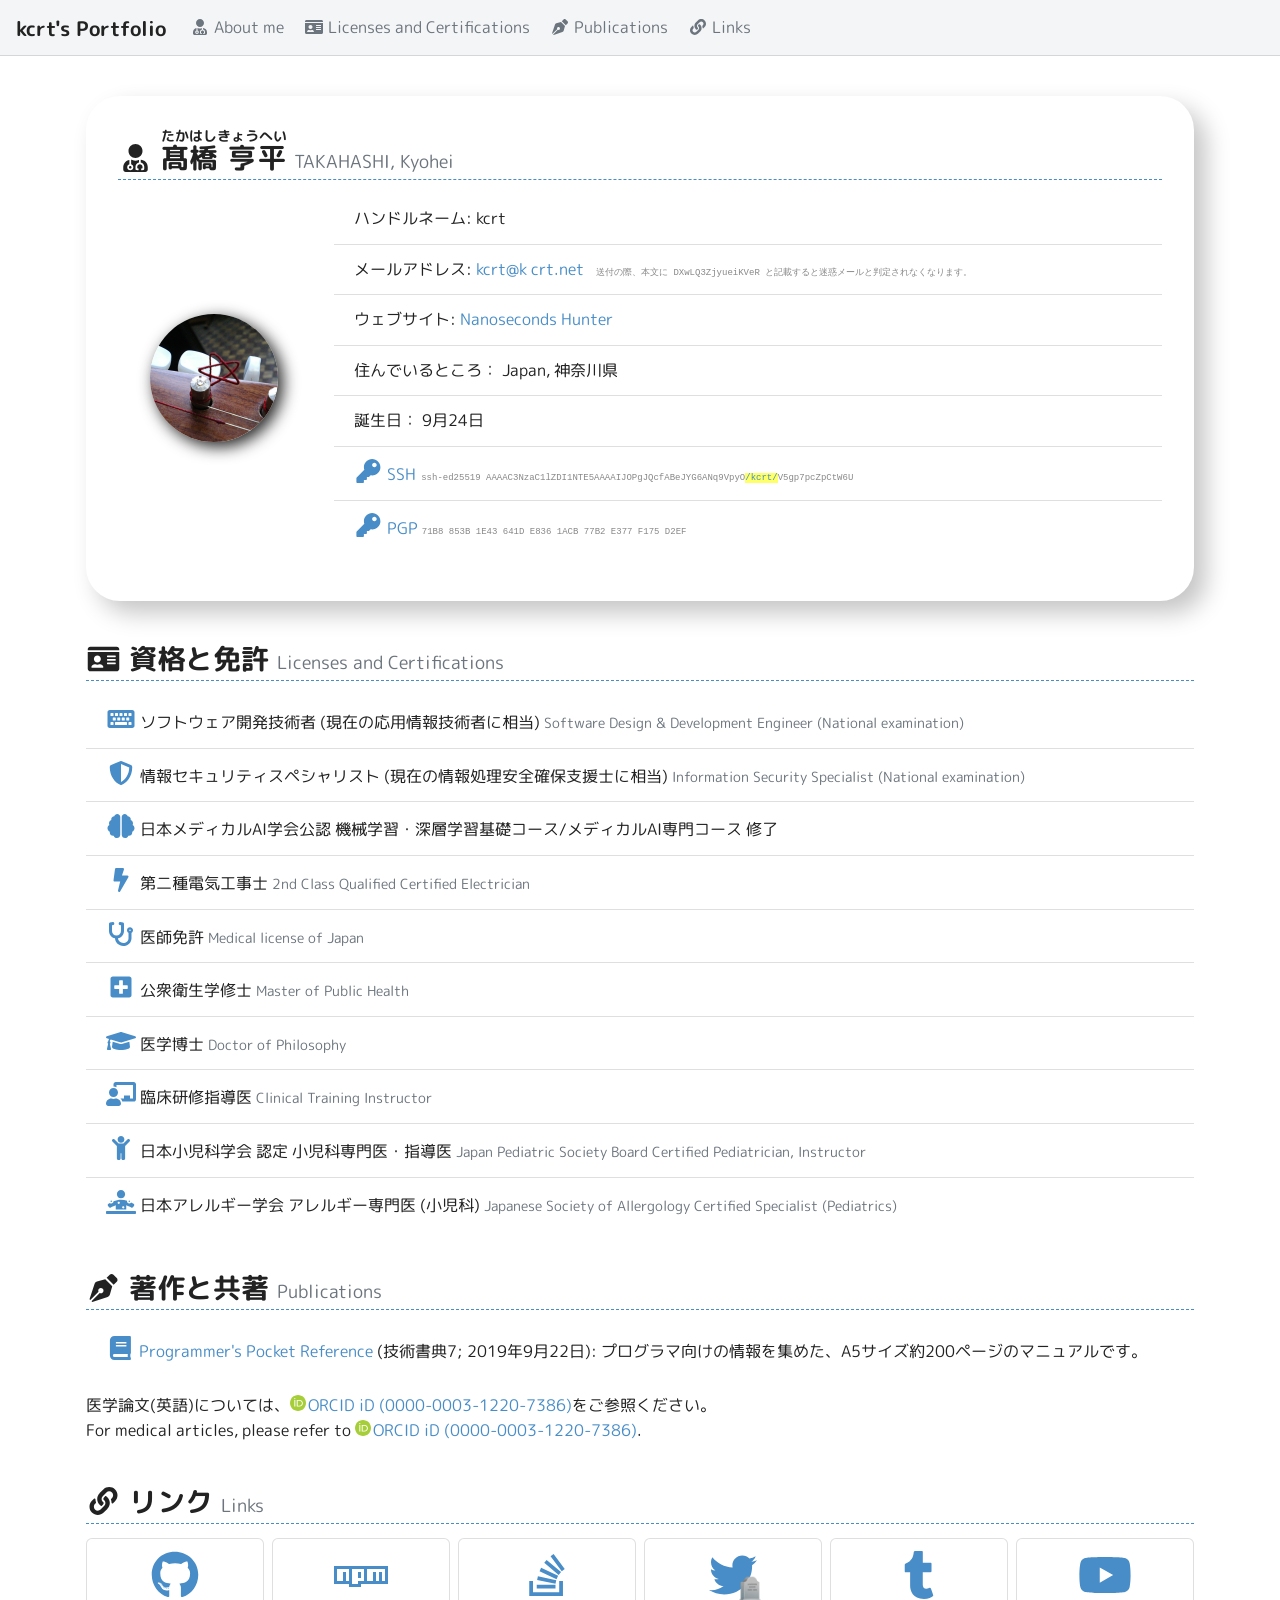
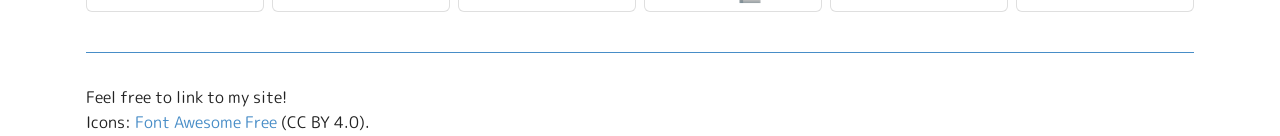
<file: index.html>
<!DOCTYPE html>
<html lang="ja" xml:lang="ja" xmlns="http://www.w3.org/1999/xhtml">

<head>
	<meta charset="UTF-8" />
	<title>高橋亨平(TAKAHASHI, Kyohei; kcrt) について</title>

	<!--
         *                             
         ***        ****               
         *  *   ****    *              
         *  ****      **               
        ****  *      *    Written by             
    **** *     **   *           kcrt <kcrt _at-mark_ kcrt.net>      
   *     *       ***            Nanoseconds Hunter       
    ***  *       **                  http://www.kcrt.net   
       ***      *  *                   
         **** **    *                  
         *   * **    **                
         *  *    ***   *               
          **        ***                
	-->

	<meta name="author" content="kcrt" />
	<meta name="description" content="高橋亨平のポートフォリオ" />
	<meta name="generator" content="VIM - Vi IMproved 9.1" />
	<meta name="keywords" content="高橋亨平, kcrt">
	<meta name="viewport" content="width=device-width, initial-scale=1, shrink-to-fit=no">

	<link rel="index" href="/" />
	<link rel="profile" href="https://microformats.org/profile/hcard">


	<link rel="icon" href="./kcrt.png" />

	<link rel="stylesheet" href="./nano.css" />
	<script src="./nano.js" defer></script>
	<script type="importmap">
		{
			"imports": {
				"three": "./secret/three/build/three.webgpu.js",
				"three/webgpu": "./secret/three/build/three.webgpu.js",
				"three/tsl": "./secret/three/build/three.tsl.js",
				"three/addons/": "./secret/three/addons/"
			}
		}
	</script>
	<script src="./secret.js" defer></script>

	<link href="https://fonts.googleapis.com/css?family=M+PLUS+Rounded+1c&display=swap" rel="stylesheet" />

	<link rel="stylesheet" href="./profile.css" />

	<script type="text/javascript">
		var sty = 'box-sizing: content-box; margin: 8px; padding: 8px 0 8px 8px; border: none; border-radius: 18px; font: normal 16px/1 "Palatino Linotype", "Book Antiqua", Palatino, "ヒラギノ角ゴ Pro W3","Hiragino Kaku Gothic Pro","メイリオ",Meiryo,"ＭＳ Ｐゴシック", serif; color: black; text-overflow: ellipsis; text-shadow: 2px 2px 4px rgba(255,255,255,1);'
		console.log("%cHello! Please feel free to contact me if you have any questions or comments! - 高橋 亨平 (TAKAHASHI,Kyohei); kcrt", sty);
	</script>
</head>

<body>
	<header class="navbar">
		<a class="navbar-brand" href="#">kcrt's Portfolio</a>
		<input type="checkbox" id="navbar-toggle" class="navbar-toggle" aria-label="Toggle navigation" />
		<label for="navbar-toggle" class="navbar-burger"><svg class="icon" aria-hidden="true"><use href="./icons.svg#hamburger"></use></svg></label>
		<nav class="navbar-menu">
			<a href="#"><svg class="icon" aria-hidden="true"><use href="./icons.svg#user-md"></use></svg> About me</a>
			<a href="#license"><svg class="icon" aria-hidden="true"><use href="./icons.svg#id-card"></use></svg> Licenses and Certifications</a>
			<a href="#publications"><svg class="icon" aria-hidden="true"><use href="./icons.svg#pen-nib"></use></svg> Publications</a>
			<a href="#links"><svg class="icon" aria-hidden="true"><use href="./icons.svg#link"></use></svg> Links</a>
		</nav>
	</header>
	<main>

		<section class="vcard" id="me">
			<h2><svg class="icon" aria-hidden="true"><use href="./icons.svg#user-md"></use></svg>&nbsp;<ruby>髙橋<rp>(</rp>
					<rt>たかはし</rt>
					<rp>)</rp>
					亨平<rp>(</rp>
					<rt>きょうへい</rt>
					<rp>)</rp>
				</ruby> <small class="fn n"><span class="family-nae sort-string">TAKAHASHI</span>, <span
						class="givein-name">Kyohei</span></small>
			</h2>
			<div class="columns">
				<div class="column-narrow photo-column text-center">
					<img alt="logo" src="./kcrt.png" class="circle photo icon-shadow" width="128" height="128" />
				</div>
				<div class="vcardbox">
					<ul class="list">
						<li>ハンドルネーム: <span class="nickname">kcrt</span></li>
						<li>メールアドレス: <a class='email
href="mailto:x@y"
' href='
&#x20;&#x6d;ai&#x6c;&#116;&#111;&#x3A;&#37;&#x32;&#48;&#x6B;&#x63;%&#x37;&#x32;%&#x37;4%&#x34;&#x30;%&#x36;b&#99;&#x72;&#x74;%&#50;&#x65;&#x6E;e&#x74;?
'>&#107;&#x63;&#x72;&#x74;&#x40;&#x6B;
								<!--
mailto:abuse@hotmail.com
</a>
-->&shy;&#99;r&#x74;&#46;&#110;&#101;&#x74;
							</a>
							&nbsp; <span class="keyinfo">送付の際、本文に DXwLQ3ZjyueiKVeR と記載すると迷惑メールと判定されなくなります。</span>
						</li>
						<li>ウェブサイト: <a class="org" href="https://www.kcrt.net">Nanoseconds
								Hunter</a></li>
						<li>住んでいるところ： <span class="adr"><span class="country-name">Japan</span>,
								<span class="region">神奈川県</span></span></li>
						<li>誕生日： <time class="bday" datetime="1984-09-24">9月24日</time></li>
						<li><svg class="icon publication-icon" aria-hidden="true"><use href="./icons.svg#key"></use></svg> <a class="url"
								href="https://github.com/kcrt.keys">SSH</a><span class="keyinfo"> ssh-ed25519
								AAAAC3NzaC1lZDI1NTE5AAAAIJOPgJQcfABeJYG6ANq9VpyO<span
									class="activeinfo highlight">/kcrt/</span>V5gp7pcZpCtW6U</span></li>
						<li><svg class="icon publication-icon" aria-hidden="true"><use href="./icons.svg#key"></use></svg> <a
								href="https://keys.openpgp.org/search?q=kcrt@kcrt.net" class="url">PGP</a>
								<span class="keyinfo">71B8 853B 1E43 641D E836  1ACB 77B2 E377 F175 D2EF</span>
							</li>
					</ul>
				</div>
			</div>
		</section>

		<section id="license">
			<h2><svg class="icon" aria-hidden="true"><use href="./icons.svg#id-card"></use></svg> 資格と免許 <small class="muted">Licenses and Certifications</small></h2>
			<div>
				<ul class="list">
					<li><svg class="icon license-icon" aria-hidden="true"><use href="./icons.svg#keyboard"></use></svg>
						ソフトウェア開発技術者 (現在の応用情報技術者に相当)
						<small class="muted">Software Design &amp; Development Engineer (National examination)
						</small>
					</li>
					<li><svg class="icon license-icon" aria-hidden="true"><use href="./icons.svg#shield-alt"></use></svg>
						情報セキュリティスペシャリスト (現在の情報処理安全確保支援士に相当) <small class="muted">Information Security Specialist
							(National
							examination)</small></li>
					<li><svg class="icon license-icon" aria-hidden="true"><use href="./icons.svg#brain"></use></svg> 日本メディカルAI学会公認
						機械学習・深層学習基礎コース/メディカルAI専門コース 修了 </li>
					<li><svg class="icon license-icon" aria-hidden="true"><use href="./icons.svg#bolt"></use></svg>
						第二種電気工事士
						<small class="muted">2nd Class Qualified Certified Electrician</small>
					</li>
					<li><svg class="icon license-icon" aria-hidden="true"><use href="./icons.svg#stethoscope"></use></svg> 医師免許 <small
							class="muted">Medical license of Japan</small></li>
					<li><svg class="icon license-icon" aria-hidden="true"><use href="./icons.svg#plus-square"></use></svg> 公衆衛生学修士
						<small class="muted">Master of Public Health</small>
					</li>
					<li><svg class="icon license-icon" aria-hidden="true"><use href="./icons.svg#graduation-cap"></use></svg> 医学博士
						<small class="muted">Doctor of Philosophy</small>
					</li>
					<li><svg class="icon license-icon" aria-hidden="true"><use href="./icons.svg#chalkboard-teacher"></use></svg>
						臨床研修指導医
						<small class="muted">Clinical Training Instructor</small>
					</li>
					<li><svg class="icon license-icon" aria-hidden="true"><use href="./icons.svg#child"></use></svg> 日本小児科学会 認定
						小児科専門医・指導医
						<small class="muted">Japan Pediatric Society Board Certified Pediatrician, Instructor
						</small>
					</li>
					<li><svg class="icon license-icon" aria-hidden="true"><use href="./icons.svg#diagnoses"></use></svg> 日本アレルギー学会
						アレルギー専門医
						(小児科)
						<small class="muted"> Japanese Society of Allergology Certified Specialist (Pediatrics)
						</small>
					</li>
				</ul>
			</div>
		</section>

		<section id="publications">
			<h2><svg class="icon" aria-hidden="true"><use href="./icons.svg#pen-nib"></use></svg> 著作と共著 <small class="muted">Publications</small></h2>
			<div>
				<div>
					<ul class="list">
						<li><svg class="icon publication-icon" aria-hidden="true"><use href="./icons.svg#book"></use></svg> <a
								href="https://www.kcrt.net/ppr">Programmer's Pocket Reference</a> (技術書典7; <time
								class="bday" datetime="2019-09-22">2019年9月22日</time>):
							プログラマ向けの情報を集めた、A5サイズ約200ページのマニュアルです。</li>
					</ul>
				</div>
				<p> 医学論文(英語)については、<span itemscope itemtype="https://schema.org/Person"><a itemprop="sameAs"
							href="https://orcid.org/0000-0003-1220-7386" target="orcid.widget"
							rel="me noopener noreferrer" style="vertical-align:top;"><img
								src="./orcid-id.svg"
								style="width:1em;margin-right:.1em;" alt="ORCID iD icon">ORCID iD
							(0000-0003-1220-7386)</a></span>をご参照ください。 <br />
					For medical articles, please refer to <span itemscope itemtype="https://schema.org/Person"><a
							itemprop="sameAs" href="https://orcid.org/0000-0003-1220-7386" target="orcid.widget"
							rel="me noopener noreferrer" style="vertical-align:top;"><img
								src="./orcid-id.svg"
								style="width:1em;margin-right:.1em;" alt="ORCID iD icon">ORCID iD
							(0000-0003-1220-7386)</a></span>.</p>
			</div>
		</section>

		<section id="links">
			<h2><svg class="icon" aria-hidden="true"><use href="./icons.svg#link"></use></svg> リンク <small class="muted">Links</small></h2>
			<div class="buttons">
				<a class="button" href="https://github.com/kcrt" title="github">
					<svg class="icon link-icon" aria-hidden="true"><use href="./icons.svg#github"></use></svg>
				</a>
				<a class="button" href="https://www.npmjs.com/~kcrt" title="npm">
					<svg class="icon link-icon" aria-hidden="true"><use href="./icons.svg#npm"></use></svg>
				</a>
				<a class="button" href="https://ja.stackoverflow.com/users/6092/kcrt"
					title="Stack overflow">
					<svg class="icon link-icon" aria-hidden="true"><use href="./icons.svg#stack-overflow"></use></svg>
				</a>
				<a class="button" href="https://twitter.com/kcrt" title="twitter">
					<span class="icon-stack">
						<svg class="icon link-icon" aria-hidden="true"><use href="./icons.svg#twitter"></use></svg>
						<span id="twitter-tomb">🪦</span>
					</span>
				</a>
				<a class="button" href="https://tumblr.kcrt.net/" title="tumblr">
					<svg class="icon link-icon" aria-hidden="true"><use href="./icons.svg#tumblr"></use></svg>
				</a>
				<a class="button" href="https://www.youtube.com/@kcrt"
					title="YouTube">
					<svg class="icon link-icon" aria-hidden="true"><use href="./icons.svg#youtube"></use></svg>
				</a>
			</div>
		</section>
		<footer id="footer">
			<hr />
			Feel free to link to my site!<br />
			Icons: <a href="https://fontawesome.com/">Font Awesome Free</a> (CC BY 4.0).
		</footer>

	</main>

</body>

</html>
</file>
<file: nano.css>
/*! nano.css — a tiny, mostly classless stylesheet by kcrt | MIT License */

/* ---------- Theme ---------- */
:root {
	color-scheme: light dark;
	--nano-bg: #ffffff;
	--nano-surface: #f4f5f7;
	--nano-text: #222222;
	--nano-muted: #6c757d;
	--nano-accent: #488dc7;
	--nano-border: rgba(0, 0, 0, .125);
	--nano-highlight: #ffff66;
	--nano-radius: .375rem;
	--nano-max-width: 1140px;
	--nano-navbar-height: 3.5rem;
	--nano-font: system-ui, -apple-system, BlinkMacSystemFont, "Segoe UI", "Hiragino Kaku Gothic ProN", "Hiragino Sans", "游ゴシック", "YuGothic", Meiryo, sans-serif;
	--nano-mono: ui-monospace, SFMono-Regular, Menlo, Consolas, monospace;
}

@media (prefers-color-scheme: dark) {
	:root {
		--nano-bg: #222222;
		--nano-surface: #2d2d2d;
		--nano-text: #f2f2f2;
		--nano-muted: #a0a0a0;
		--nano-accent: #cc8888;
		--nano-border: rgba(255, 255, 255, .15);
		--nano-highlight: #666600;
	}
}

/* ---------- Base ---------- */
*,
*::before,
*::after {
	box-sizing: border-box;
}

html {
	-webkit-text-size-adjust: 100%;
	text-size-adjust: 100%;
}

body {
	margin: 0;
	font-family: var(--nano-font);
	line-height: 1.6;
	color: var(--nano-text);
	background-color: var(--nano-bg);
	overflow-wrap: break-word;
}

main,
.container {
	max-width: var(--nano-max-width);
	margin-inline: auto;
	padding-inline: 1rem;
}

section {
	margin-block: 2.5rem;
}

/* ---------- Typography ---------- */
h1,
h2,
h3,
h4,
h5,
h6 {
	margin: 1.5em 0 .5em;
	font-weight: 600;
	line-height: 1.25;
}

:is(h1, h2, h3, h4, h5, h6):first-child {
	margin-top: 0;
}

h1 {
	font-size: 2.25rem;
}

h2 {
	font-size: 1.75rem;
}

h3 {
	font-size: 1.375rem;
}

h4 {
	font-size: 1.125rem;
}

h5,
h6 {
	font-size: 1rem;
}

:is(h1, h2, h3, h4, h5, h6) small {
	font-size: .65em;
	font-weight: 400;
	color: var(--nano-muted);
}

p,
ul,
ol,
dl,
pre,
table,
blockquote,
figure {
	margin: 0 0 1rem;
}

a {
	color: var(--nano-accent);
	text-decoration: none;
}

a:hover {
	text-decoration: underline;
}

small {
	font-size: .875em;
}

mark {
	background-color: var(--nano-highlight);
	color: inherit;
}

rt {
	font-size: .5em;
}

hr {
	margin: 2rem 0;
	border: 0;
	border-top: 1px solid var(--nano-border);
}

blockquote {
	padding-left: 1rem;
	border-left: 4px solid var(--nano-accent);
	color: var(--nano-muted);
}

code,
kbd,
pre,
samp {
	font-family: var(--nano-mono);
	font-size: .9em;
}

code,
kbd {
	padding: .1em .35em;
	border-radius: var(--nano-radius);
	background-color: var(--nano-surface);
}

pre {
	padding: 1rem;
	overflow-x: auto;
	border-radius: var(--nano-radius);
	background-color: var(--nano-surface);
}

pre code {
	padding: 0;
	font-size: inherit;
	background: none;
}

img,
video {
	max-width: 100%;
	height: auto;
}

table {
	width: 100%;
	border-collapse: collapse;
}

th,
td {
	padding: .5rem .75rem;
	border-bottom: 1px solid var(--nano-border);
	text-align: left;
}

/* ---------- Forms & buttons ---------- */
button,
input,
select,
textarea {
	font: inherit;
	color: inherit;
}

input:not([type="checkbox"], [type="radio"], [type="range"]),
select,
textarea {
	padding: .4rem .6rem;
	border: 1px solid var(--nano-border);
	border-radius: var(--nano-radius);
	background-color: var(--nano-bg);
}

button,
.button {
	display: inline-flex;
	align-items: center;
	justify-content: center;
	gap: .5em;
	padding: .5rem 1rem;
	border: 1px solid var(--nano-border);
	border-radius: var(--nano-radius);
	background-color: var(--nano-surface);
	color: var(--nano-text);
	text-decoration: none;
	cursor: pointer;
	transition: background-color .15s;
}

button:hover,
.button:hover {
	background-color: color-mix(in srgb, var(--nano-surface), var(--nano-text) 8%);
	text-decoration: none;
}

.buttons {
	display: flex;
	flex-wrap: wrap;
	gap: .5rem;
}

:focus-visible {
	outline: 2px solid var(--nano-accent);
	outline-offset: 2px;
}

/* ---------- Components ---------- */

/* Fixed top navigation bar. Markup:
	<header class="navbar">
		<a class="navbar-brand" href="#">Brand</a>
		<input type="checkbox" id="navbar-toggle" class="navbar-toggle" aria-label="Toggle navigation">
		<label for="navbar-toggle" class="navbar-burger">☰</label>
		<nav class="navbar-menu"><a href="#a">A</a> ...</nav>
	</header>
	Optional: load nano.js to close the collapsed menu after a link is clicked.
*/
.navbar {
	position: fixed;
	inset: 0 0 auto;
	z-index: 30;
	display: flex;
	flex-wrap: wrap;
	align-items: center;
	gap: .25rem 1.5rem;
	min-height: var(--nano-navbar-height);
	padding: .5rem 1rem;
	border-bottom: 1px solid var(--nano-border);
	background-color: var(--nano-surface);
}

body:has(> .navbar) {
	padding-top: var(--nano-navbar-height);
}

html:has(.navbar) {
	scroll-padding-top: calc(var(--nano-navbar-height) + 1rem);
}

.navbar-brand {
	font-size: 1.25rem;
	font-weight: 600;
	color: var(--nano-text);
}

.navbar-menu {
	display: flex;
	gap: 1.25rem;
}

.navbar-menu a {
	color: var(--nano-muted);
}

.navbar-menu a:hover {
	color: var(--nano-text);
	text-decoration: none;
}

.navbar-toggle {
	position: absolute;
	opacity: 0;
	pointer-events: none;
}

.navbar-burger {
	display: none;
	margin-left: auto;
	padding: .25rem .75rem;
	border: 1px solid var(--nano-border);
	border-radius: var(--nano-radius);
	font-size: 1.25rem;
	cursor: pointer;
}

.navbar-toggle:focus-visible+.navbar-burger {
	outline: 2px solid var(--nano-accent);
	outline-offset: 2px;
}

@media (max-width: 991.98px) {
	.navbar-burger {
		display: block;
	}

	.navbar-menu {
		display: none;
		flex-basis: 100%;
		flex-direction: column;
		gap: .5rem;
		padding-block: .5rem;
	}

	.navbar-toggle:checked~.navbar-menu {
		display: flex;
	}
}

/* Side-by-side columns; stacked on narrow screens */
.columns {
	display: flex;
	gap: 1.5rem;
	align-items: center;
}

.columns>* {
	flex: 1 1 0;
	min-width: 0;
}

.columns>.column-narrow {
	flex: 0 0 auto;
}

@media (max-width: 767.98px) {
	.columns {
		flex-direction: column;
		align-items: stretch;
	}
}

/* List with separators between items */
.list {
	padding: 0;
	list-style: none;
}

.list>li {
	padding: .75rem 1.25rem;
	border-bottom: 1px solid var(--nano-border);
}

.list>li:last-child {
	border-bottom: 0;
}

/* SVG sprite icon: <svg class="icon" aria-hidden="true"><use href="icons.svg#name"></use></svg> */
.icon {
	display: inline-block;
	width: 1.25em;
	height: 1em;
	overflow: visible;
	vertical-align: -.125em;
	fill: currentColor;
}

/* ---------- Utilities ---------- */
.muted {
	color: var(--nano-muted);
}

.circle {
	border-radius: 50%;
}

.text-center {
	text-align: center;
}
</file>
<file: profile.css>
:root {
	--lineColor: #488DC7;
	--iconShadowColor: #222222;
}

@media (prefers-color-scheme: dark) {
	:root {
		--lineColor: #cccc33;
		--iconShadowColor: yellow;
	}
}


body {
	font-family: "Myriad Pro", "MyriadPro", "Helvetica Neue", "M PLUS Rounded 1c", "游ゴシック", "YuGothic", "Hiragino Kaku Gothic ProN", "Hiragino Kaku Gothic Pro", Meiryo, -apple-system, BlinkMacSystemFont, sans-serif;
}

section>h2 {
	padding-bottom: .25rem;
	border-bottom: dashed 1px var(--lineColor);
}

section#me {
	padding: 32px;
	border-radius: 34px;
	background: var(--nano-bg);
	box-shadow: 12px 12px 24px #c5c5c5,
		-12px -12px 24px #ffffff;
}

.photo-column {
	padding: 32px;
}

.license-icon {
	font-size: 1.5em;
	color: var(--nano-accent);
}

.publication-icon {
	font-size: 1.5em;
	color: var(--nano-accent);
	width: 1.2em;
}

#links .button {
	flex: 1 1 6rem;
	padding: .75rem;
	background-color: var(--nano-bg);
}

.link-icon {
	font-size: 3em;
	color: var(--nano-accent);
}

.icon-stack {
	position: relative;
	display: inline-block;
	line-height: 1;
}

#twitter-tomb {
	position: absolute;
	right: -.1em;
	bottom: -.1em;
	font-size: 1.5em;
	line-height: 1;
}

footer>hr {
	border-top-color: var(--nano-accent);
}

span.keyinfo {
	font-family: monospace;
	font-size: xx-small;
	color: #888;
	overflow-wrap: break-word;
}

span.activeinfo {
	color: var(--nano-accent);
}

span.highlight {
	background-color: var(--nano-highlight);
}

img.icon-shadow {
	box-shadow: .3rem .3rem 1rem var(--iconShadowColor);
}

/* Profile photo doubles as the trigger for the hidden mode (see secret.js) */
img.photo {
	position: relative;
	z-index: 1;
	transition: transform .1s;
	touch-action: manipulation;
	user-select: none;
	-webkit-user-select: none;
}

/* "Ba-dump": a hint that the photo hides something */
img.photo.secret-heartbeat {
	animation: secret-heartbeat .7s ease-out;
}

@keyframes secret-heartbeat {
	0% {
		transform: scale(1);
	}

	14% {
		transform: scale(1.12);
	}

	28% {
		transform: scale(.98);
	}

	42% {
		transform: scale(1.07);
	}

	70%,
	100% {
		transform: scale(1);
	}
}

/* A game controller is around: the photo glows softly, as if it is waiting for a button */
img.photo.secret-gamepad-ready {
	animation: secret-gamepad-glow 1.4s ease-in-out infinite alternate;
}

@keyframes secret-gamepad-glow {
	from {
		box-shadow: 0 0 .3rem .05rem rgba(120, 200, 255, .35);
	}

	to {
		box-shadow: 0 0 .9rem .3rem rgba(150, 215, 255, .8), 0 0 2rem .6rem rgba(120, 200, 255, .3);
	}
}

@media (prefers-reduced-motion: reduce) {
	img.photo.secret-gamepad-ready {
		animation: none;
		box-shadow: 0 0 .8rem .25rem rgba(150, 215, 255, .7);
	}
}

img.photo.secret-charging {
	transition: transform 1.2s cubic-bezier(.2, .8, .2, 1);
	animation: secret-glow .5s ease-in-out infinite alternate;
}

@keyframes secret-glow {
	from {
		box-shadow: 0 0 .5rem .1rem #78c8ff, 0 0 1.5rem .3rem rgba(120, 200, 255, .4);
	}

	to {
		box-shadow: 0 0 1rem .4rem #b4e4ff, 0 0 3rem 1rem rgba(120, 200, 255, .7);
	}
}

.secret-loader {
	position: fixed;
	left: 50%;
	bottom: 12%;
	z-index: 1001;
	width: min(20rem, 80vw);
	padding: .75rem 1rem;
	border: 1px solid rgba(255, 255, 255, .3);
	border-radius: 1rem;
	background: rgba(10, 16, 40, .75);
	backdrop-filter: blur(8px);
	-webkit-backdrop-filter: blur(8px);
	color: #fff;
	font-size: .85rem;
	text-align: center;
	font-variant-numeric: tabular-nums;
	opacity: 0;
	transform: translate(-50%, 1rem);
	transition: opacity .4s .3s, transform .4s .3s;
	pointer-events: none;
}

.secret-loader.is-visible {
	opacity: 1;
	transform: translate(-50%, 0);
}

.secret-loader-track {
	position: relative;
	height: .4rem;
	margin-bottom: .4rem;
	overflow: hidden;
	border-radius: .2rem;
	background: rgba(255, 255, 255, .15);
}

/* Compositor-only shimmer: keeps moving even while the main thread is busy starting the game */
.secret-loader-track::after {
	content: "";
	position: absolute;
	inset: 0;
	background: linear-gradient(90deg, transparent, rgba(255, 255, 255, .7), transparent);
	transform: translateX(-100%);
	animation: secret-shimmer 1s linear infinite;
	will-change: transform;
}

@keyframes secret-shimmer {
	to {
		transform: translateX(100%);
	}
}

.secret-loader-fill {
	height: 100%;
	background: linear-gradient(90deg, #78c8ff, #e0a0ff, #ffd966);
	box-shadow: 0 0 .5rem #78c8ff;
	transform: scaleX(0);
	transform-origin: left;
	transition: transform .2s;
}
</file>
